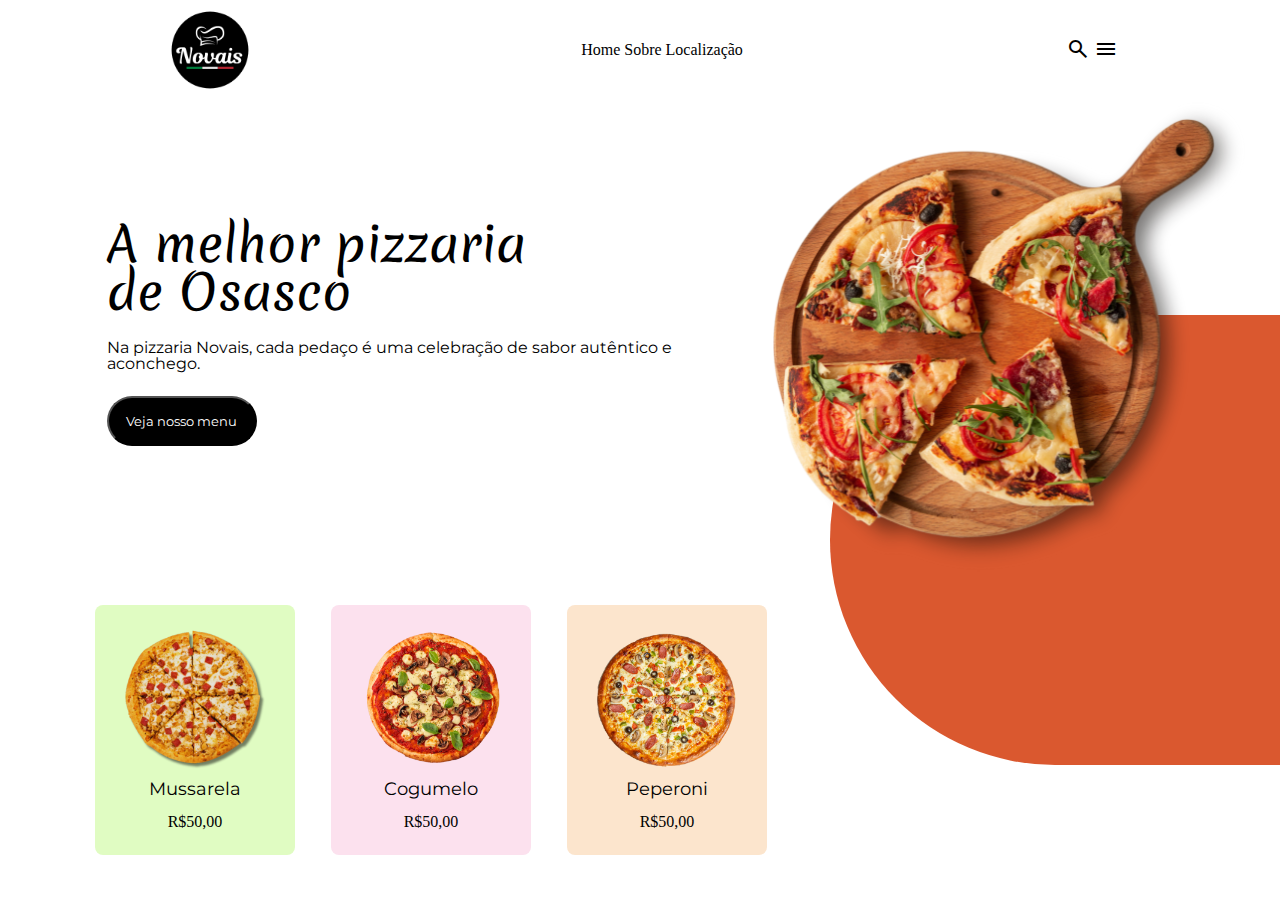
<file: PIZZARIA/index.html>
<!DOCTYPE html>
<html lang="pt-br">

<head>
    <meta charset="UTF-8">
    <meta name="viewport" content="width=device-width, initial-scale=1.0">
    <title>Pizzaria Novais</title>
    <link rel="stylesheet" href="./css/main.css">
    <link rel="stylesheet"
        href="https://fonts.googleapis.com/css2?family=Material+Symbols+Outlined:opsz,wght,FILL,GRAD@20..48,100..700,0..1,-50..200" />
    <link rel="stylesheet"
        href="https://fonts.googleapis.com/css2?family=Material+Symbols+Outlined:opsz,wght,FILL,GRAD@20..48,100..700,0..1,-50..200" />
</head>

<body>
    <header>
        <nav>
            <img class="logotipo" src="./images/Logotipo pizzaria Novais.png" alt="Logotipo Novais">
            <ul class="lista_menu">
                <li><a class="link" href="">Home</a></li>
                <li><a class="link" href="">Sobre</a></li>
                <li><a class="link" href="">Localização</a></li>
            </ul>
            <ul class="lista_icon">
                <li><span class="material-symbols-outlined">search</span></li>
                <li><span class="material-symbols-outlined">menu</span></li>
            </ul>
        </nav>
        <div class="mensagem_principal">
            <h1 class="titulo_principal">A melhor <spam>pizzaria</spam> <br> de Osasco</h1>
            <p class="text-medium">Na pizzaria Novais, cada pedaço é uma celebração de sabor autêntico e aconchego.</p>
            <button><a class="menu" href="menu.html">Veja nosso menu</a></button>
        </div>
        <img class="imagem_principal" src="./images/pizza1.png" alt="Minha imagem principal">
        <div class="div-arredondada"></div>
    </header>
    <section class="cards">
        <div class="card card_verde_menta">
            <img class="imagem_pizza" src="./images/pizza.png" alt="">
            <p class="text-large">Mussarela</p>
            <br>
            <p>R$50,00</p>
        </div>
        <div class="card card_rosa_pastel">
            <img class="imagem_pizza" src="./images/pizza2.png" alt="">
            <p class="text-large">Cogumelo</p>
            <br>
            <p>R$50,00</p>
        </div>
        <div class="card card_pessego">
            <img class="imagem_pizza" src="./images/pizza3.png" alt="">
            <p class="text-large">Peperoni</p>
            <br>
            <p>R$50,00</p>
        </div>
    </section>
</body>

</html>
</file>
<file: PIZZARIA/css/main.css>
@import "base/reset.css";
@import "base/typhography.css";
@import "base/variaveis.css";
@import "layout/nav.css";
@import "layout/header.css";
@import "module/button.css";
@import "module/card.css";
@import "layout/section_cards.css";
</file>
